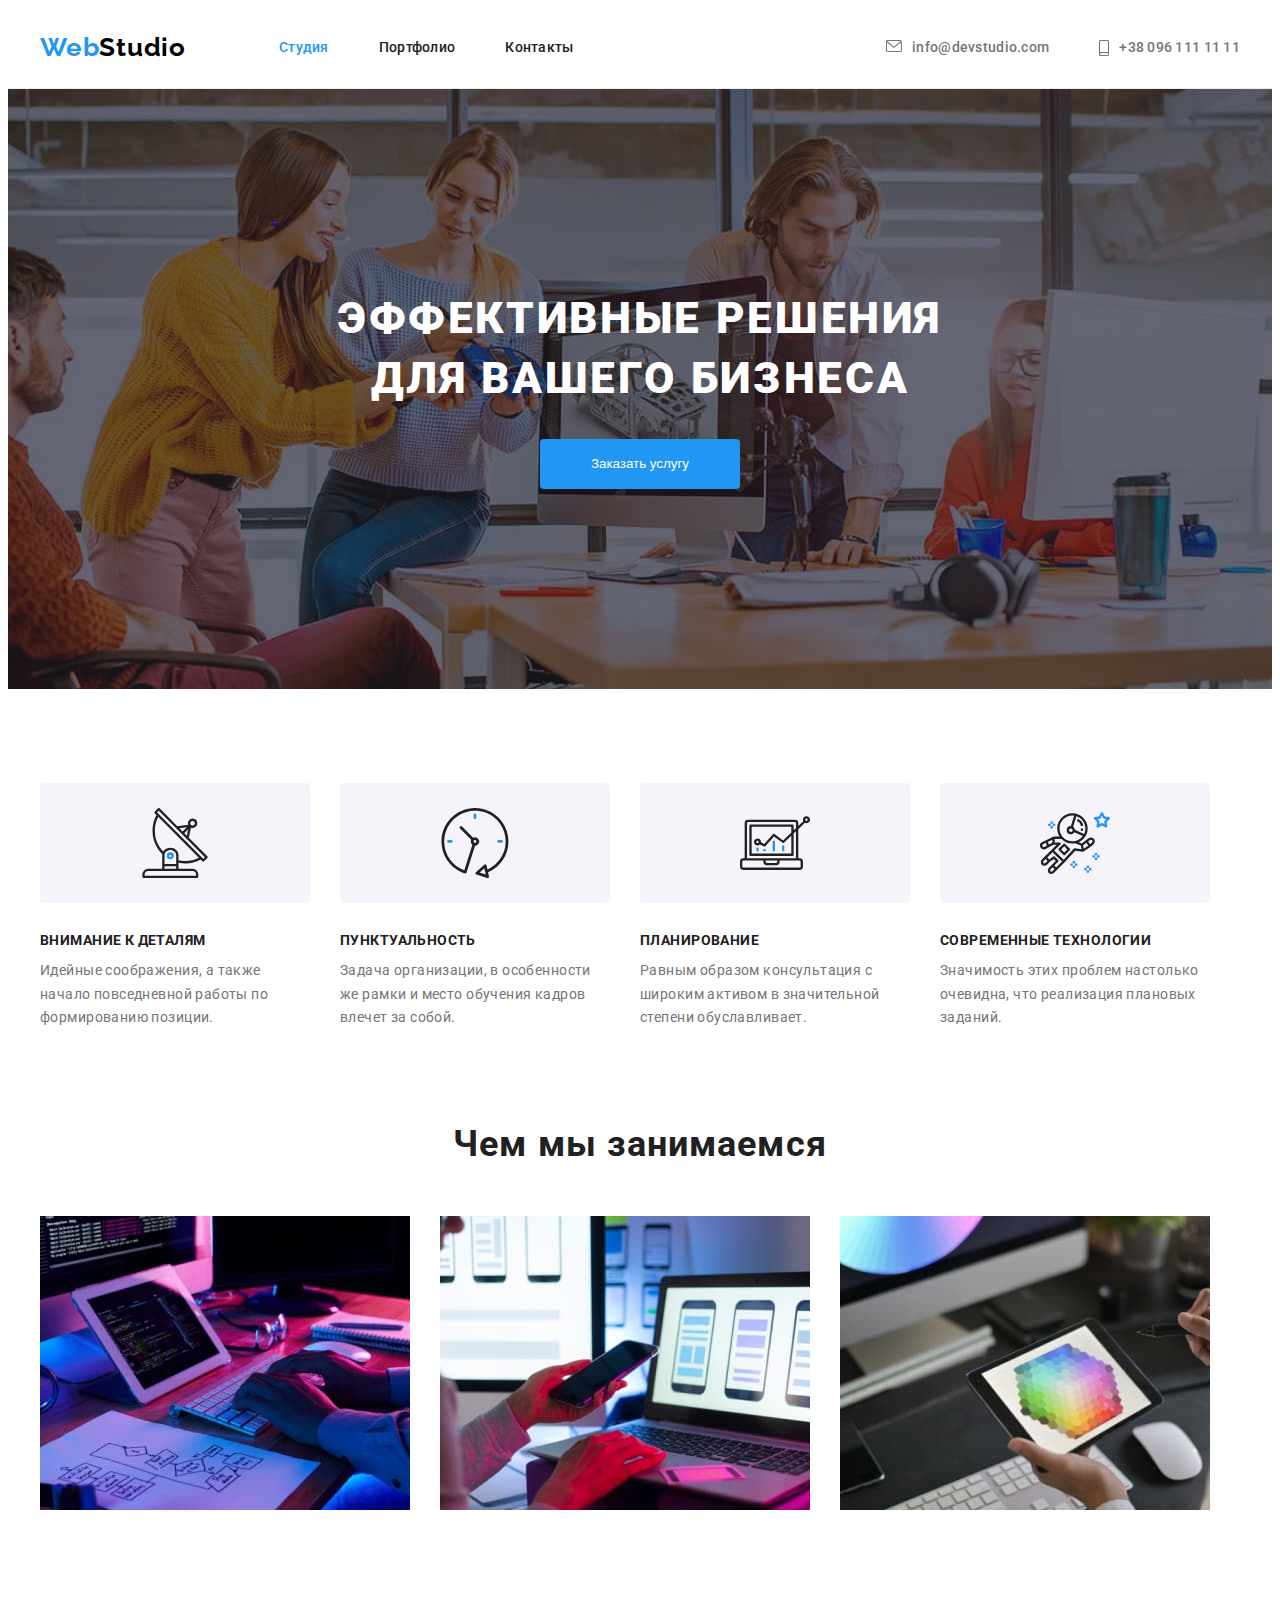
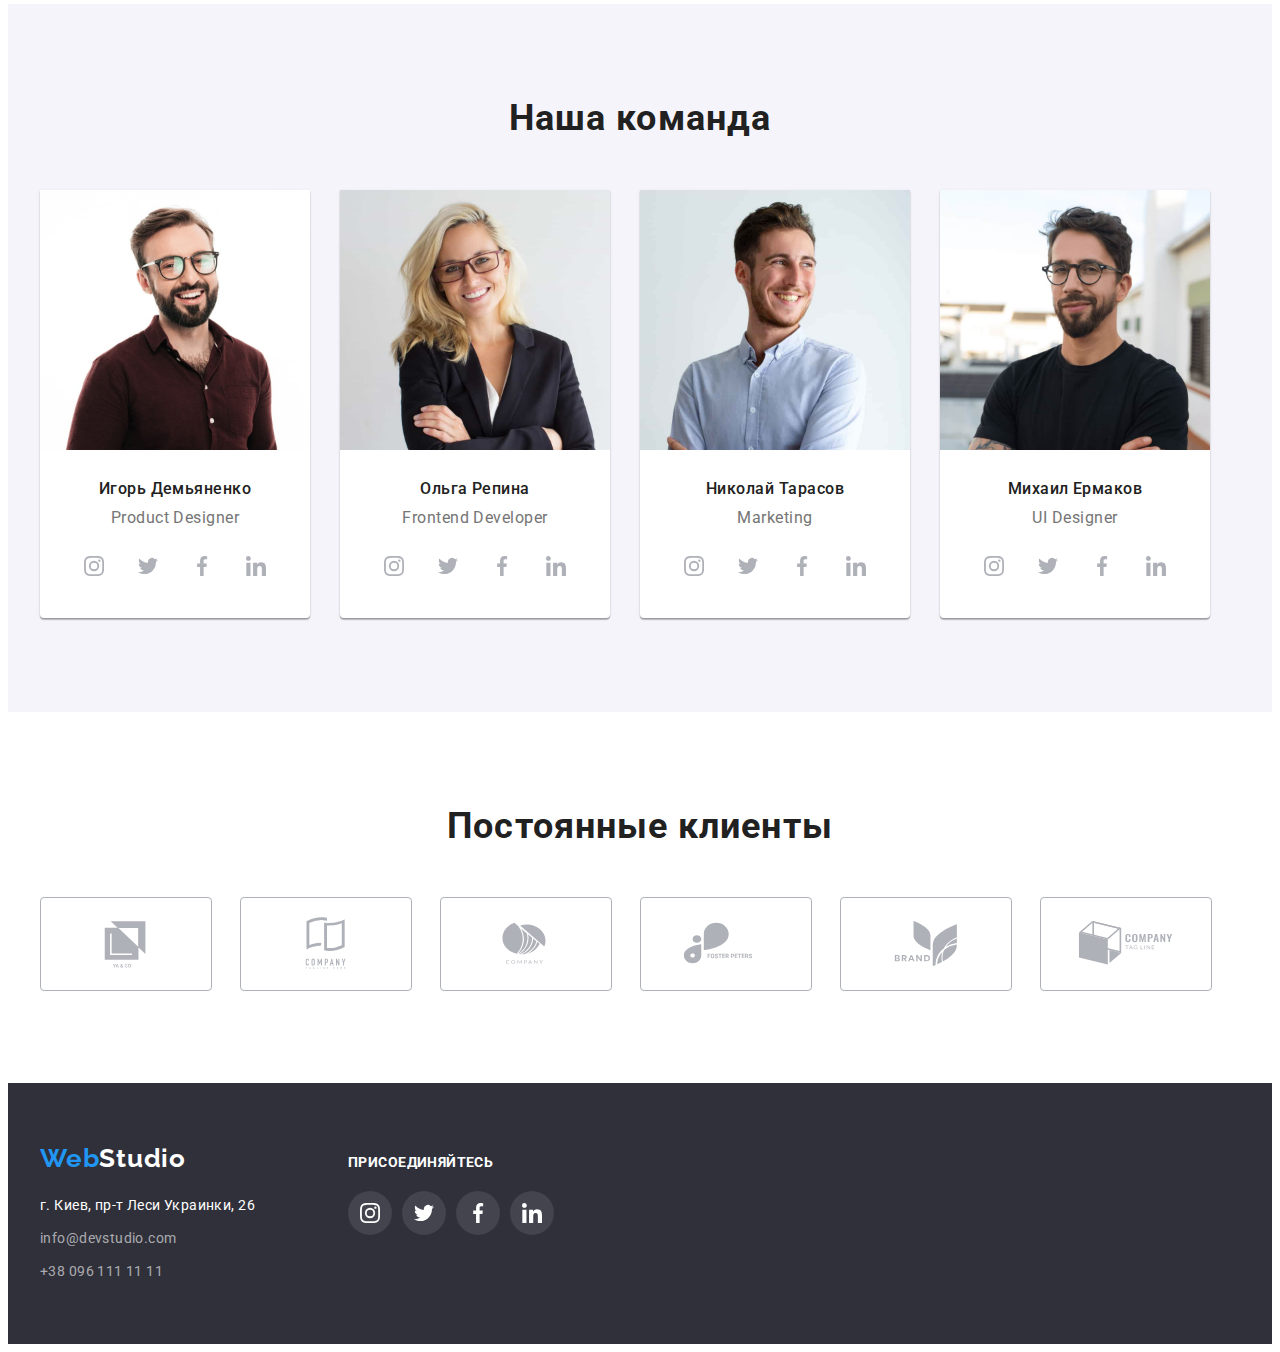
<file: index.html>
<!DOCTYPE html>
<html lang="ru">
  <head>
    <meta charset="UTF-8" />
    <meta http-equiv="X-UA-Compatible" content="IE=edge" />
    <meta name="viewport" content="width=device-width, initial-scale=1.0" />
    <meta
      name="description"
      content="Web Studio, Заказать Разработку Десктопного приложения, Мобильного приложения. Недорого: Быстро, Качественно, Уникальный Дизайн."
    />
    <title>Web Studio - Разработка приложений</title>
    <link rel="shortcut icon" href="image/Favicon.png" type="image/x-icon" />
    <link
      rel="stylesheet"
      href="https://cdnjs.cloudflare.com/ajax/libs/modern-normalize/1.1.0/modern-normalize.min.css"
      integrity="sha512-wpPYUAdjBVSE4KJnH1VR1HeZfpl1ub8YT/NKx4PuQ5NmX2tKuGu6U/JRp5y+Y8XG2tV+wKQpNHVUX03MfMFn9Q=="
      crossorigin="anonymous"
      referrerpolicy="no-referrer"
    />
    <link rel="preconnect" href="https://fonts.googleapis.com" />
    <link rel="preconnect" href="https://fonts.gstatic.com" crossorigin />
    <link
      href="https://fonts.googleapis.com/css2?family=Raleway:wght@700&family=Roboto:wght@400;500;700;900&display=swap"
      rel="stylesheet"
    />
    <link rel="stylesheet" href="css/style.css" />
  </head>

  <body>
    <!-- Шапка -->

    <header class="header">
      <div class="header-container container">
        <!-- Главная навигация -->

        <nav class="navigation">
          <a class="logo" lang="en" href="index.html"
            ><span class="logo-web">Web</span><span class="logo-studio">Studio</span></a
          >
          <ul class="navigation-list list">
            <li class="navigation-li">
              <a class="navigation-link nav" href="index.html">Студия</a>
            </li>
            <li class="navigation-li">
              <a class="navigation-link" href="portfolio.html">Портфолио</a>
            </li>
            <li class="navigation-li"><a class="navigation-link" href="/">Контакты</a></li>
          </ul>
        </nav>

        <!-- Связь -->

        <ul class="connection list">
          <li class="connection-li">
            <a class="navigation-connect" href="mailto:info@devstudio.com">
              <svg class="icon-envelope" width="16" height="12">
                <use href="./image/sprite.svg#icon-envelope"></use>
              </svg>
              info@devstudio.com</a
            >
          </li>
          <li class="connection-li">
            <a class="navigation-connect" href="tel:+380961111111">
              <svg class="icon-smartphone" width="10" height="16">
                <use href="./image/sprite.svg#icon-smartphone"></use>
              </svg>
              +38 096 111 11 11</a
            >
          </li>
        </ul>
      </div>
    </header>

    <main>
      <!--Блок Герой -->

      <section class="hero-section image-hero">
        <!-- container -->

        <div class="hero container">
          <h1 class="hero-text">
            Эффективные решения<br />
            для вашего бизнеса
          </h1>
          <button class="button" type="button">Заказать услугу</button>
        </div>
      </section>

      <!-- Особенности -->

      <section class="feature-section">
        <div class="container">
          <h2 class="visually-hidden">Особенности</h2>

          <!-- Скрытый текст -->

          <ul class="item">
            <li class="item-list list">
              <div class="item-logo">
                <svg class="icon-logo" width="70" height="70">
                  <use href="./image/sprite.svg#icon-antenna"></use>
                </svg>
              </div>
              <div>
                <h3 class="headline">Внимание к деталям</h3>
                <p class="text">
                  Идейные соображения, а также начало повседневной работы по формированию позиции.
                </p>
              </div>
            </li>
            <li class="item-list list">
              <div class="item-logo">
                <svg class="icon-logo" width="70" height="70">
                  <use href="./image/sprite.svg#icon-clock"></use>
                </svg>
              </div>
              <div>
                <h3 class="headline">Пунктуальность</h3>
                <p class="text">
                  Задача организации, в особенности же рамки и место обучения кадров влечет за
                  собой.
                </p>
              </div>
            </li>
            <li class="item-list list">
              <div class="item-logo">
                <svg class="icon-logo" width="70" height="70">
                  <use href="./image/sprite.svg#icon-diagram"></use>
                </svg>
              </div>
              <div>
                <h3 class="headline">Планирование</h3>
                <p class="text">
                  Равным образом консультация с широким активом в значительной степени
                  обуславливает.
                </p>
              </div>
            </li>
            <li class="item-list list">
              <div class="item-logo">
                <svg class="icon-logo" width="70" height="70">
                  <use href="./image/sprite.svg#icon-astronaut"></use>
                </svg>
              </div>
              <div>
                <h3 class="headline">Современные технологии</h3>
                <p class="text">
                  Значимость этих проблем настолько очевидна, что реализация плановых заданий.
                </p>
              </div>
            </li>
          </ul>
        </div>
      </section>

      <!-- Чем мы занимаемся -->

      <section class="occupation-section">
        <div class="occupation container">
          <h2 class="heading">Чем мы занимаемся</h2>
          <ul class="heading-list list">
            <li class="heading-li">
              <img
                class="occupation-image"
                src="./image/doing/desctop.jpg"
                alt="Десктопные приложения"
                width="370"
              />
            </li>
            <li class="heading-li">
              <img
                class="occupation-image"
                src="./image/doing/mobile.jpg"
                alt="Мобильные приложения"
                width="370"
              />
            </li>
            <li class="heading-li">
              <img
                class="occupation-image"
                src="./image/doing/disaine.jpg"
                alt="Дизайнерские решения"
                width="370"
              />
            </li>
          </ul>
        </div>
      </section>

      <!-- Наша команда -->

      <section class="command-section">
        <div class="command container">
          <h2 class="command-heading">Наша команда</h2>

          <ul class="command-item">
            <!-- Игорь Демьяненко -->

            <li class="command-list list">
              <img
                class="command-image"
                src="./image/comand/igor.jpg"
                alt="Игорь Демьяненко"
                width="270"
              />

              <div class="command-text">
                <h3 class="command-name">Игорь Демьяненко</h3>
                <p class="command-position" lang="en">Product Designer</p>

                <ul class="socials-list list">
                  <li class="socials-item">
                    <a class="socials-link" href="">
                      <svg class="socials-icon" width="20" height="20">
                        <use href="./image/sprite.svg#icon-instagram"></use>
                      </svg>
                    </a>
                  </li>

                  <li class="socials-item">
                    <a class="socials-link" href="">
                      <svg class="socials-icon" width="20" height="20">
                        <use href="./image/sprite.svg#icon-twitter"></use>
                      </svg>
                    </a>
                  </li>

                  <li class="socials-item">
                    <a class="socials-link" href="">
                      <svg class="socials-icon" width="20" height="20">
                        <use href="./image/sprite.svg#icon-facebook"></use>
                      </svg>
                    </a>
                  </li>

                  <li class="socials-item">
                    <a class="socials-link" href="">
                      <svg class="socials-icon" width="20" height="20">
                        <use href="./image/sprite.svg#icon-linkedin"></use>
                      </svg>
                    </a>
                  </li>
                </ul>
              </div>
            </li>

            <!-- Ольга Репина -->

            <li class="command-list list">
              <img
                class="command-image"
                src="./image/comand/olga.jpg"
                alt="Ольга Репина"
                width="270"
              />
              <div class="command-text">
                <h3 class="command-name">Ольга Репина</h3>
                <p class="command-position" lang="en">Frontend Developer</p>

                <ul class="socials-list list">
                  <li class="socials-item">
                    <a class="socials-link" href="">
                      <svg class="socials-icon" width="20" height="20">
                        <use href="./image/sprite.svg#icon-instagram"></use>
                      </svg>
                    </a>
                  </li>

                  <li class="socials-item">
                    <a class="socials-link" href="">
                      <svg class="socials-icon" width="20" height="20">
                        <use href="./image/sprite.svg#icon-twitter"></use>
                      </svg>
                    </a>
                  </li>

                  <li class="socials-item">
                    <a class="socials-link" href="">
                      <svg class="socials-icon" width="20" height="20">
                        <use href="./image/sprite.svg#icon-facebook"></use>
                      </svg>
                    </a>
                  </li>

                  <li class="socials-item">
                    <a class="socials-link" href="">
                      <svg class="socials-icon" width="20" height="20">
                        <use href="./image/sprite.svg#icon-linkedin"></use>
                      </svg>
                    </a>
                  </li>
                </ul>
              </div>
            </li>

            <!-- Николай Тарасов -->

            <li class="command-list list">
              <img
                class="command-image"
                src="./image/comand/nikolay.jpg"
                alt="Николай Тарасов"
                width="270"
              />
              <div class="command-text">
                <h3 class="command-name">Николай Тарасов</h3>
                <p class="command-position" lang="en">Marketing</p>

                <ul class="socials-list list">
                  <li class="socials-item">
                    <a class="socials-link" href="">
                      <svg class="socials-icon" width="20" height="20">
                        <use href="./image/sprite.svg#icon-instagram"></use>
                      </svg>
                    </a>
                  </li>

                  <li class="socials-item">
                    <a class="socials-link" href="">
                      <svg class="socials-icon" width="20" height="20">
                        <use href="./image/sprite.svg#icon-twitter"></use>
                      </svg>
                    </a>
                  </li>

                  <li class="socials-item">
                    <a class="socials-link" href="">
                      <svg class="socials-icon" width="20" height="20">
                        <use href="./image/sprite.svg#icon-facebook"></use>
                      </svg>
                    </a>
                  </li>

                  <li class="socials-item">
                    <a class="socials-link" href="">
                      <svg class="socials-icon" width="20" height="20">
                        <use href="./image/sprite.svg#icon-linkedin"></use>
                      </svg>
                    </a>
                  </li>
                </ul>
              </div>
            </li>

            <!-- Михаил Ермаков -->

            <li class="command-list list">
              <img
                class="command-image"
                src="./image/comand/mihail.jpg"
                alt="Михаил Ермаков"
                width="270"
              />
              <div class="command-text">
                <h3 class="command-name">Михаил Ермаков</h3>
                <p class="command-position" lang="en">UI Designer</p>

                <ul class="socials-list list">
                  <li class="socials-item">
                    <a class="socials-link" href="">
                      <svg class="socials-icon" width="20" height="20">
                        <use href="./image/sprite.svg#icon-instagram"></use>
                      </svg>
                    </a>
                  </li>

                  <li class="socials-item">
                    <a class="socials-link" href="">
                      <svg class="socials-icon" width="20" height="20">
                        <use href="./image/sprite.svg#icon-twitter"></use>
                      </svg>
                    </a>
                  </li>

                  <li class="socials-item">
                    <a class="socials-link" href="">
                      <svg class="socials-icon" width="20" height="20">
                        <use href="./image/sprite.svg#icon-facebook"></use>
                      </svg>
                    </a>
                  </li>

                  <li class="socials-item">
                    <a class="socials-link" href="">
                      <svg class="socials-icon" width="20" height="20">
                        <use href="./image/sprite.svg#icon-linkedin"></use>
                      </svg>
                    </a>
                  </li>
                </ul>
              </div>
            </li>
          </ul>
        </div>
      </section>

      <!-- Постоянные клиенты -->

      <section class="client-section">
        <div class="client container">
          <h2 class="client-title">Постоянные клиенты</h2>

          <ul class="client-group">
            <li class="client-list list">
              <a class="client-link" href="">
                <svg class="client-icon" width="106" height="60">
                  <use href="./image/sprite.svg#icon-Logo"></use>
                </svg>
              </a>
            </li>

            <li class="client-list list">
              <a class="client-link" href="">
                <svg class="client-icon" width="106" height="60">
                  <use href="./image/sprite.svg#icon-Logo2"></use>
                </svg>
              </a>
            </li>

            <li class="client-list list">
              <a class="client-link" href="">
                <svg class="client-icon" width="106" height="60">
                  <use href="./image/sprite.svg#icon-Logo3"></use>
                </svg>
              </a>
            </li>

            <li class="client-list list">
              <a class="client-link" href="">
                <svg class="client-icon" width="106" height="60">
                  <use href="./image/sprite.svg#icon-Logo4"></use>
                </svg>
              </a>
            </li>

            <li class="client-list list">
              <a class="client-link" href="">
                <svg class="client-icon" width="106" height="60">
                  <use href="./image/sprite.svg#icon-Logo5"></use>
                </svg>
              </a>
            </li>

            <li class="client-list list">
              <a class="client-link" href="">
                <svg class="client-icon" width="106" height="60">
                  <use href="./image/sprite.svg#icon-Logo6"></use>
                </svg>
              </a>
            </li>
          </ul>
        </div>
      </section>
    </main>

    <!-- Подвал -->

    <footer class="footer">
      <div class="footer-block container">
        <!-- Логотип -->

        <div class="block">
          <a class="logo logo-footer" lang="en" href="index.html">
            <span class="logo-web">Web</span><span class="logo-studio-footer">Studio</span></a
          >

          <!-- Блок адрес -->

          <address class="address">
            <ul class="address-table list">
              <li class="address-list list">
                <a
                  class="footer-navigation list"
                  href="https://www.google.com/maps/place/%D0%B1%D1%83%D0%BB.+%D0%9B%D0%B5%D1%81%D0%B8+%D0%A3%D0%BA%D1%80%D0%B0%D0%B8%D0%BD%D0%BA%D0%B8,+26,+%D0%9A%D0%B8%D0%B5%D0%B2,"
                  target="_blank"
                  rel="noreferrer noopeneer"
                >
                  г. Киев, пр-т Леси Украинки, 26</a
                >
              </li>

              <li class="address-list list">
                <a class="footer-connect list" href="mailto:info@devstudio.com"
                  >info@devstudio.com</a
                >
              </li>

              <li class="address-list list">
                <a class="footer-connect list" href="tel:+380961111111">+38 096 111 11 11</a>
              </li>
            </ul>
          </address>
        </div>

        <div class="join">
          <p class="join-text">присоединяйтесь</p>

          <ul class="join-list list">
            <li class="join-item">
              <a class="join-link" href="">
                <svg class="join-icon social-icon" width="20" height="20">
                  <use href="./image/sprite.svg#icon-instagram"></use>
                </svg>
              </a>
            </li>

            <li class="join-item">
              <a class="join-link" href="">
                <svg class="join-icon social-icon" width="20" height="20">
                  <use href="./image/sprite.svg#icon-twitter"></use>
                </svg>
              </a>
            </li>

            <li class="join-item">
              <a class="join-link" href="">
                <svg class="join-icon social-icon" width="20" height="20">
                  <use href="./image/sprite.svg#icon-facebook"></use>
                </svg>
              </a>
            </li>

            <li class="join-item">
              <a class="join-link" href="">
                <svg class="join-icon social-icon" width="20" height="20">
                  <use href="./image/sprite.svg#icon-linkedin"></use>
                </svg>
              </a>
            </li>
          </ul>
        </div>
      </div>
    </footer>
  </body>
</html>
</file>
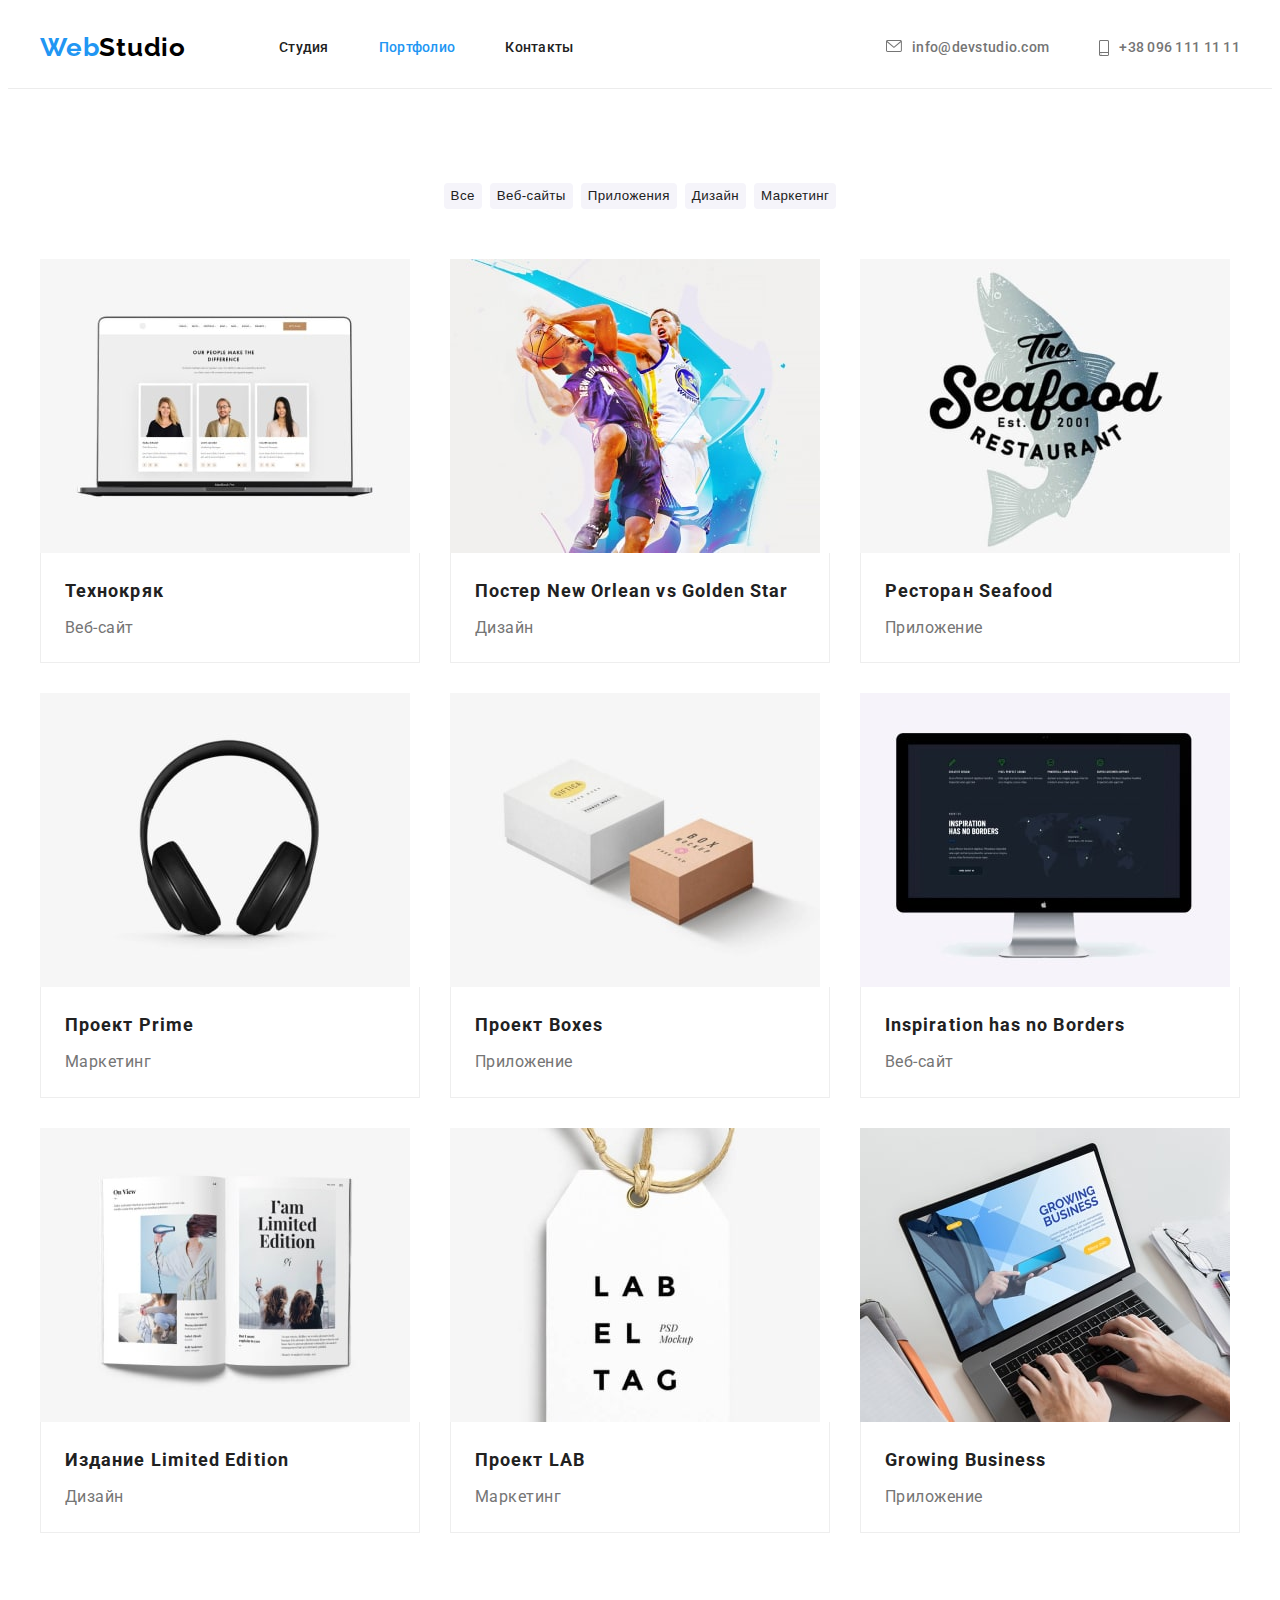
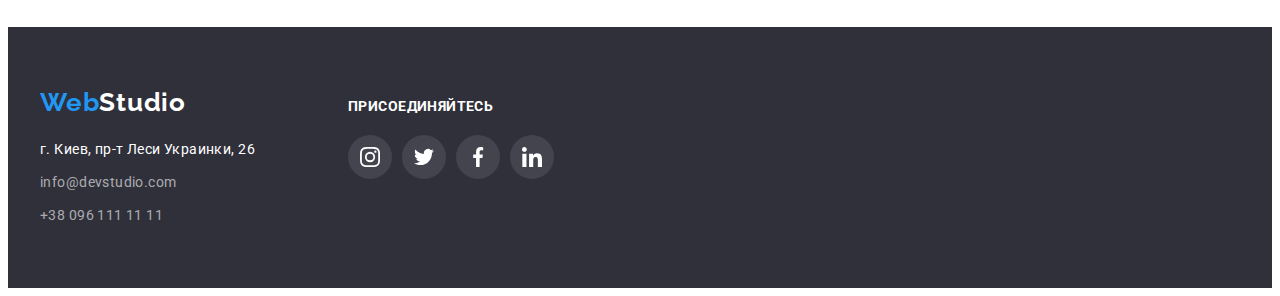
<file: portfolio.html>
<!DOCTYPE html>
<html lang="ru">
  <head>
    <meta charset="UTF-8" />
    <meta http-equiv="X-UA-Compatible" content="IE=edge" />
    <meta name="viewport" content="width=device-width, initial-scale=1.0" />
    <meta
      name="description"
      content="Web Studio, Заказать Разработку Десктопного приложения, Мобильного приложения. Недорого: Быстро, Качественно, Уникальный Дизайн."
    />
    <title>Web Studio - Разработка приложений</title>
    <link rel="shortcut icon" href="image/Favicon.png" type="image/x-icon" />
    <link
      rel="stylesheet"
      href="https://cdnjs.cloudflare.com/ajax/libs/modern-normalize/1.1.0/modern-normalize.min.css"
      integrity="sha512-wpPYUAdjBVSE4KJnH1VR1HeZfpl1ub8YT/NKx4PuQ5NmX2tKuGu6U/JRp5y+Y8XG2tV+wKQpNHVUX03MfMFn9Q=="
      crossorigin="anonymous"
      referrerpolicy="no-referrer"
    />
    <link rel="preconnect" href="https://fonts.googleapis.com" />
    <link rel="preconnect" href="https://fonts.gstatic.com" crossorigin />
    <link
      href="https://fonts.googleapis.com/css2?family=Raleway:wght@700&family=Roboto:wght@400;500;700;900&display=swap"
      rel="stylesheet"
    />
    <link rel="stylesheet" href="css/style.css" />
  </head>
  <body>
    <!-- Шапка -->

    <header class="header">
      <div class="header-container container">
        <!-- Главная навигация -->

        <nav class="navigation">
          <a class="logo" lang="en" href="index.html"
            ><span class="logo-web">Web</span><span class="logo-studio">Studio</span></a
          >
          <ul class="navigation-list list">
            <li class="navigation-li"><a class="navigation-link" href="index.html">Студия</a></li>
            <li class="navigation-li">
              <a class="navigation-link nav" href="portfolio.html">Портфолио</a>
            </li>
            <li class="navigation-li"><a class="navigation-link" href="/">Контакты</a></li>
          </ul>
        </nav>

        <!-- Связь -->
        <ul class="connection list">
          <li class="connection-li">
            <a class="navigation-connect" href="mailto:info@devstudio.com">
              <svg class="icon-envelope" width="16" height="12">
                <use href="./image/sprite.svg#icon-envelope"></use>
              </svg>
              info@devstudio.com</a
            >
          </li>
          <li class="connection-li">
            <a class="navigation-connect" href="tel:+380961111111">
              <svg class="icon-smartphone" width="10" height="16">
                <use href="./image/sprite.svg#icon-smartphone"></use>
              </svg>
              +38 096 111 11 11</a
            >
          </li>
        </ul>
      </div>
    </header>

    <!-- Портфолио -->
    <main>
      <section class="portfolio">
        <div class="container">
          <h1 class="visually-hidden">Портфолио</h1>
          <!-- Скрытый, для семантики -->

          <!-- Портфолио фильтры -->

          <ul class="filtre list">
            <li class="filtre-btn"><button class="filtre-list" name="button">Все</button></li>
            <li class="filtre-btn"><button class="filtre-list" name="button">Веб-сайты</button></li>
            <li class="filtre-btn">
              <button class="filtre-list" name="button">Приложения</button>
            </li>
            <li class="filtre-btn"><button class="filtre-list" name="button">Дизайн</button></li>
            <li class="filtre-btn"><button class="filtre-list" name="button">Маркетинг</button></li>
          </ul>

          <!-- Портфолио-карточки -->

          <ul class="content list">
            <!-- Технокряк -->

            <li class="content-list">
              <a href="" class="content-link list">
                <img
                  class="image"
                  src="./image/portfolio/tehnokryak.jpg"
                  alt="Технокряк"
                  width="370"
                />
                <div class="box">
                  <h2 class="caption">Технокряк</h2>
                  <p class="subtitle">Веб-сайт</p>
                </div>
              </a>
            </li>

            <!-- Постер New Orlean vs Golden Star -->

            <li class="content-list">
              <a href="" class="content-link list">
                <img
                  class="image"
                  src="./image/portfolio/Poster-Ne-Orlean-vs-Golden-Star.jpg"
                  alt="Постер New Orlean vs Golden Star"
                  width="370"
                />
                <div class="box">
                  <h2 class="caption" lang="en">Постер New Orlean vs Golden Star</h2>
                  <p class="subtitle">Дизайн</p>
                </div>
              </a>
            </li>

            <!-- Ресторан Seafood -->

            <li class="content-list">
              <a href="" class="content-link list">
                <img
                  class="image"
                  src="./image/portfolio/Restoran-Seafood.jpg"
                  alt="Ресторан Seafood"
                  width="370"
                />
                <div class="box">
                  <h2 class="caption" lang="en">Ресторан Seafood</h2>
                  <p class="subtitle">Приложение</p>
                </div>
              </a>
            </li>

            <!-- Проект Prime -->

            <li class="content-list">
              <a href="" class="content-link list">
                <img
                  class="image"
                  src="./image/portfolio/Proekt-Prime.jpg"
                  alt="Проект Prime"
                  width="370"
                />
                <div class="box">
                  <h2 class="caption" lang="en">Проект Prime</h2>
                  <p class="subtitle">Маркетинг</p>
                </div>
              </a>
            </li>

            <!-- Проект Boxes -->

            <li class="content-list">
              <a href="" class="content-link list">
                <img
                  class="image"
                  src="./image/portfolio/Proekt-Boxes.jpg"
                  alt="Проект Boxes"
                  width="370"
                />
                <div class="box">
                  <h2 class="caption" lang="en">Проект Boxes</h2>
                  <p class="subtitle">Приложение</p>
                </div>
              </a>
            </li>

            <!-- Inspiration has no Borders -->

            <li class="content-list">
              <a href="" class="content-link list">
                <img
                  class="image"
                  src="./image/portfolio/Inspiration-has-no-Borders.jpg"
                  alt="Inspiration has no Borders"
                  width="370"
                />
                <div class="box">
                  <h2 class="caption" lang="en">Inspiration has no Borders</h2>
                  <p class="subtitle">Веб-сайт</p>
                </div>
              </a>
            </li>

            <!-- Издание Limited Edition -->

            <li class="content-list">
              <a href="" class="content-link list">
                <img
                  class="image"
                  src="./image/portfolio/Izdanie-Limited-Edition.jpg"
                  alt="Издание Limited Edition"
                  width="370"
                />
                <div class="box">
                  <h2 class="caption" lang="en">Издание Limited Edition</h2>
                  <p class="subtitle">Дизайн</p>
                </div>
              </a>
            </li>

            <!-- Проект LAB -->

            <li class="content-list">
              <a href="" class="content-link list">
                <img
                  class="image"
                  src="./image/portfolio/Proekt-LAB.jpg"
                  alt="Проект LAB"
                  width="370"
                />
                <div class="box">
                  <h2 class="caption" lang="en">Проект LAB</h2>
                  <p class="subtitle">Маркетинг</p>
                </div>
              </a>
            </li>

            <!-- Growing Business -->

            <li class="content-list">
              <a href="" class="content-link list">
                <img
                  class="image"
                  src="./image/portfolio/Growing-Business.jpg"
                  alt="Growing Business"
                  width="370"
                />
                <div class="box">
                  <h2 class="caption" lang="en">Growing Business</h2>
                  <p class="subtitle">Приложение</p>
                </div>
              </a>
            </li>
          </ul>
        </div>
      </section>
    </main>

    <!-- Подвал -->

    <footer class="footer">
      <div class="footer-block container">
        <!-- Логотип -->

        <div class="block">
          <a class="logo logo-footer" lang="en" href="index.html">
            <span class="logo-web">Web</span><span class="logo-studio-footer">Studio</span></a
          >

          <!-- Блок адрес -->

          <address class="address">
            <ul class="address-table list">
              <li class="address-list list">
                <a
                  class="footer-navigation list"
                  href="https://www.google.com/maps/place/%D0%B1%D1%83%D0%BB.+%D0%9B%D0%B5%D1%81%D0%B8+%D0%A3%D0%BA%D1%80%D0%B0%D0%B8%D0%BD%D0%BA%D0%B8,+26,+%D0%9A%D0%B8%D0%B5%D0%B2,"
                  target="_blank"
                  rel="noreferrer noopeneer"
                >
                  г. Киев, пр-т Леси Украинки, 26</a
                >
              </li>

              <li class="address-list list">
                <a class="footer-connect list" href="mailto:info@devstudio.com"
                  >info@devstudio.com</a
                >
              </li>

              <li class="address-list list">
                <a class="footer-connect list" href="tel:+380961111111">+38 096 111 11 11</a>
              </li>
            </ul>
          </address>
        </div>

        <div class="join">
          <p class="join-text">присоединяйтесь</p>

          <ul class="join-list list">
            <li class="join-item">
              <a class="join-link" href="">
                <svg class="join-icon social-icon" width="20" height="20">
                  <use href="./image/sprite.svg#icon-instagram"></use>
                </svg>
              </a>
            </li>

            <li class="join-item">
              <a class="join-link" href="">
                <svg class="join-icon social-icon" width="20" height="20">
                  <use href="./image/sprite.svg#icon-twitter"></use>
                </svg>
              </a>
            </li>

            <li class="join-item">
              <a class="join-link" href="">
                <svg class="join-icon social-icon" width="20" height="20">
                  <use href="./image/sprite.svg#icon-facebook"></use>
                </svg>
              </a>
            </li>

            <li class="join-item">
              <a class="join-link" href="">
                <svg class="join-icon social-icon" width="20" height="20">
                  <use href="./image/sprite.svg#icon-linkedin"></use>
                </svg>
              </a>
            </li>
          </ul>
        </div>
      </div>
    </footer>
  </body>
</html>
</file>
<file: css/style.css>
:root {
  --page-text: #212121;
  --primary-text-color: #757575;
  --secondary-text-color: #2196f3;
  --third-text-color: #ffffff;
  --link-color: #afb1b8;
  --primary-background-color: #ffffff;
  --secondary-background-color: #f5f4fa;
}

body {
  font-family: 'Roboto', sans-serif;
  background: var(--primary-background-color);
  color: var(--page-text);
  font-size: 16px;
  font-style: normal;
}

h1,
h2,
h3,
h4,
h5,
h6,
p {
  margin: 0;
}

ul {
  margin: 0;
  padding: 0;
}

img {
  display: block;
}

/* ----------------Шапка--------------- */

/* ---Логотип--- */

.header {
  background-color: var(--primary-background-color);
  border-bottom: 1px solid #ececec;
}

.header-container {
  display: flex;
  align-items: center;
}

/* ---Контейнер--- */

.container {
  width: 1200px;
  margin: 0 auto;
  padding: 0 15px;
}

.logo {
  font-family: 'Raleway', sans-serif;
  text-decoration: none;
  font-weight: 700;
  font-size: 26px;
  line-height: 1.192;
  letter-spacing: 0.03em;

  display: block;
  margin-right: 93px;
}

.logo-web {
  color: var(--secondary-text-color);
}

.logo-studio {
  color: #000000;
}

/* ---Навигация--- */

.navigation {
  display: flex;
  align-items: center;
}

.navigation-list {
  display: flex;
}

/* ---Сброс стилей--- */

.list {
  list-style: none;
  text-decoration: none;
  font-style: normal;
}

.navigation-li:not(:last-child) {
  margin-right: 50px;
}

.navigation-link {
  color: var(--page-text);
  text-decoration: none;
  font-weight: 500;
  font-size: 14px;
  line-height: 1.14;
  letter-spacing: 0.02em;

  display: block;
  padding: 32px 0;
}

.nav {
  color: var(--secondary-text-color);
}

.navigation-link:hover,
.navigation-link:focus {
  color: var(--secondary-text-color);
}

/* ---Связь--- */

.connection {
  display: flex;
  margin-left: auto;
}

.connection-li + .connection-li {
  margin-left: 50px;
}

.navigation-connect {
  color: var(--primary-text-color);
  text-decoration: none;
  font-weight: 500;
  font-size: 14px;
  line-height: 1.14;
  letter-spacing: 0.02em;

  padding: 16px 0;
  display: flex;
}

.navigation-connect:hover,
.navigation-connect:focus {
  color: var(--secondary-text-color);
  fill: var(--secondary-text-color);
}

.icon-envelope,
.icon-smartphone {
  margin-right: 10px;
  fill: currentColor;
  align-items: center;
  padding: 0;
}

/* --------------Блок герой--------------- */

.hero-section {
  display: flex;
  text-align: center;
  align-items: center;
  padding-top: 200px;
  padding-bottom: 200px;
}

.image-hero {
  max-width: 1600px;
  background-color: #c4c4c4;
  background-image: linear-gradient(to right, rgba(47, 48, 58, 0.4), rgba(47, 48, 58, 0.4)),
    url('../image/hero/hero.jpg');
  background-position: center;
  background-size: cover;
  background-repeat: no-repeat;

  margin: 0 auto;
}

.hero-text {
  color: var(--third-text-color);
  font-weight: 900;
  font-size: 44px;
  line-height: 1.36;
  text-align: center;
  letter-spacing: 0.06em;
  text-transform: uppercase;

  margin: 0 auto 30px;
  max-width: 696px;
}

.button {
  color: var(--third-text-color);
  background-color: var(--secondary-text-color);
  border: 1px solid transparent;
  border-radius: 4px;
  cursor: pointer;
  height: 50px;
  min-width: 200px;
  text-align: center;
  padding: 10px 32px;
}

.button:hover,
.button:focus,
.button:active {
  background-color: #188ce8;
}

/* ---------------Особенности----------- */

/* скрытый текст Особенности */

.visually-hidden {
  position: absolute;
  width: 1px;
  height: 1px;
  margin: -1px;
  padding: 0;
  overflow: hidden;
  border: 0;
  clip: rect(0 0 0 0);
}

.feature-section {
  padding-top: 94px;
  padding-bottom: 94px;
  background-color: var(--primary-background-color);
}

.item {
  display: flex;
}

.item-list {
  width: 270px;
}

.item-logo {
  display: flex;
  height: 120px;
  border-radius: 4px;
  margin-bottom: 30px;
  background-color: var(--secondary-background-color);
  justify-content: center;
  align-items: center;
}

.item-list:not(:last-child) {
  margin-right: 30px;
}

.headline {
  color: var(--page-text);
  font-weight: 700;
  font-size: 14px;
  line-height: 1.14;
  letter-spacing: 0.03em;
  text-transform: uppercase;
  margin-bottom: 10px;
}

.text {
  color: var(--primary-text-color);
  font-size: 14px;
  line-height: 1.71;
  letter-spacing: 0.03em;
}

/* -------------Чем мы занимаемся----------- */

.occupation-section {
  margin-right: auto;
  margin-left: auto;
  background-color: var(--primary-background-color);
  padding-bottom: 94px;
}

.heading {
  font-weight: 700;
  font-size: 36px;
  line-height: 1.16;
  text-align: center;
  letter-spacing: 0.03em;

  display: block;
  margin-bottom: 50px;
}

.heading-list {
  display: flex;
}

.heading-li {
  width: 370px;
}

.heading-li:not(:last-child) {
  margin-right: 30px;
}

.occupation-image {
  display: block;
  max-width: 100%;
}

/* ---------------Наша команда-------------- */

.command-section {
  background-color: var(--secondary-background-color);
  margin-right: auto;
  margin-left: auto;
  padding: 94px 0;
}

.command-heading {
  color: var(--page-text);
  font-weight: 700;
  font-size: 36px;
  line-height: 1.16;
  text-align: center;
  letter-spacing: 0.03em;

  display: block;
  margin-bottom: 50px;
}

.command-item {
  display: flex;
}

.command-list {
  width: 270px;
  border-radius: 0px 0px 4px 4px;
  box-shadow: 0px 1px 3px rgba(0, 0, 0, 0.12), 0px 1px 1px rgba(0, 0, 0, 0.14),
    0px 2px 1px rgba(0, 0, 0, 0.2);
  background-color: var(--primary-background-color);
}

.command-list:not(:last-child) {
  margin-right: 30px;
}

.command-image {
  max-width: 100%;
}

.command-text {
  padding: 30px 32px;
}

.command-name {
  color: var(--page-text);
  font-weight: 500;
  font-size: 16px;
  line-height: 1.18;
  text-align: center;
  letter-spacing: 0.03em;
  margin-bottom: 10px;
  display: block;
}

.command-position {
  color: var(--primary-text-color);
  font-size: 16px;
  line-height: 1.18;
  text-align: center;
  letter-spacing: 0.03em;
  display: block;
  margin-bottom: 16px;
}

.socials-list {
  display: flex;
}

.socials-item:not(:last-child) {
  margin-right: 10px;
}

.socials-link {
  width: 44px;
  height: 44px;
  border-radius: 50%;
  background-color: var(--primary-background-color);
  display: flex;
  justify-content: center;
  align-items: center;
}
.socials-link:hover,
.socials-link:focus,
.socials-link:hover .socials-icon,
.socials-link:focus .socials-icon {
  fill: var(--third-text-color);
  background-color: var(--secondary-text-color);
}

.socials-icon {
  fill: var(--link-color);
}

/* -----------Постоянные клиенты-------- */

.client-section {
  margin-right: auto;
  margin-left: auto;
  background-color: var(--primary-background-color);
  padding-top: 94px;
  padding-bottom: 94px;
}

.client-title {
  color: var(--page-text);
  font-weight: 700;
  font-size: 36px;
  line-height: 1.16;
  text-align: center;
  letter-spacing: 0.03em;
  margin-bottom: 50px;
}

.client-group {
  display: flex;
  margin-left: auto;
  margin-right: auto;
}

.client-list {
  width: 170px;
  height: 92px;
}

.client-list:not(:last-child) {
  margin-right: 30px;
}

.client-link {
  width: 100%;
  height: 100%;
  border: 1px solid #afb1b8;
  border-radius: 4px;
  display: flex;
  justify-content: center;
  align-items: center;
}

.client-icon {
  fill: #afb1b8;
}

.client-link:hover,
.client-link:focus {
  border-color: var(--secondary-text-color);
}

.client-link:hover .client-icon,
.client-link:focus .client-icon {
  fill: var(--secondary-text-color);
}

/* --------------Портфолио------------ */

/* ---Портфолио фильтры--- */

.portfolio {
  margin-right: auto;
  margin-left: auto;
  background-color: var(--primary-background-color);
  padding-top: 94px;
  padding-bottom: 94px;
}

.filtre {
  display: flex;
  justify-content: center;
  margin-bottom: 50px;
}

.filtre-btn:not(:last-child) {
  margin-right: 8px;
}

.filtre-list {
  color: var(--page-text);
  border: 1px solid transparent;
  background-color: #f5f4fa;
  border-radius: 4px;
  font-weight: 500;
  line-height: 1.62;
  text-align: center;
  letter-spacing: 0.03em;
  cursor: pointer;
}

.filtre-list:hover,
.filtre-list:focus {
  color: var(--third-text-color);
  background-color: #2196f3;
  box-shadow: 0px 3px 1px rgba(0, 0, 0, 0.1), 0px 1px 2px rgba(0, 0, 0, 0.08),
    0px 2px 2px rgba(0, 0, 0, 0.12);
}

/* ---Портфолио-карточки--- */

.content {
  display: flex;
  flex-wrap: wrap;

  margin-top: -30px;
  margin-bottom: 0;
  margin-left: -30px;
}

.content > .content-list {
  flex-basis: calc(100% / 3 - 30px);
  margin-top: 30px;
  margin-left: 30px;
}

.content-link {
  display: block;
}

.content-link:hover,
.content-link:focus {
  box-shadow: 0px 3px 1px rgba(0, 0, 0, 0.1), 0px 1px 2px rgba(0, 0, 0, 0.08),
    0px 2px 2px rgba(0, 0, 0, 0.12);
}

.image {
  max-width: 370px;
}

.box {
  padding: 20px 24px;
  border-left: 1px solid #eeeeee;
  border-right: 1px solid #eeeeee;
  border-bottom: 1px solid #eeeeee;
}

.caption {
  color: var(--page-text);
  font-weight: 700;
  font-size: 18px;
  line-height: 2;
  letter-spacing: 0.06em;
}

.subtitle {
  color: var(--primary-text-color);
  line-height: 1.87;
  letter-spacing: 0.03em;
  margin-top: 4px;
}

/* ---------------Подвал -------------*/

.footer {
  background-color: #2f303a;
  margin-right: auto;
  margin-left: auto;
  padding-top: 60px;
  padding-bottom: 60px;
}

.footer-block {
  display: flex;
  align-items: baseline;
}

/* ---Логотип--- */

.block {
  margin-right: 70px;
}

.logo-footer {
  max-width: 145px;
}

.logo-studio-footer {
  color: #ffffff;
}

/* ---Блок адрес--- */

.address {
  margin-top: 20px;
}

.address-list:not(:last-child) {
  margin-bottom: 9px;
}

.footer-navigation {
  color: var(--third-text-color);
  font-size: 14px;
  line-height: 1.71;
  letter-spacing: 0.03em;
}

.footer-navigation:hover,
.footer-navigation:focus {
  color: var(--secondary-text-color);
}

.footer-connect {
  color: rgb(255, 255, 255, 0.6);
  font-size: 14px;
  line-height: 1.71;
  letter-spacing: 0.03em;
}

.footer-connect:hover,
.footer-connect:focus {
  color: var(--secondary-text-color);
}

/* ---присоединяйтесь--- */

.join-text {
  color: var(--third-text-color);
  font-style: normal;
  font-weight: bold;
  font-size: 14px;
  line-height: 1.14;
  letter-spacing: 0.03em;
  text-transform: uppercase;
  margin-bottom: 20px;
}

.join-list {
  display: flex;
}

.join-item:not(:last-child) {
  margin-right: 10px;
}

.join-link {
  width: 44px;
  height: 44px;
  border-radius: 50%;
  background-color: #43444d;
  display: flex;
  justify-content: center;
  align-items: center;
}
.join-link:hover,
.join-link:focus {
  background-color: var(--secondary-text-color);
}

.join-icon {
  fill: var(--third-text-color);
}
</file>
